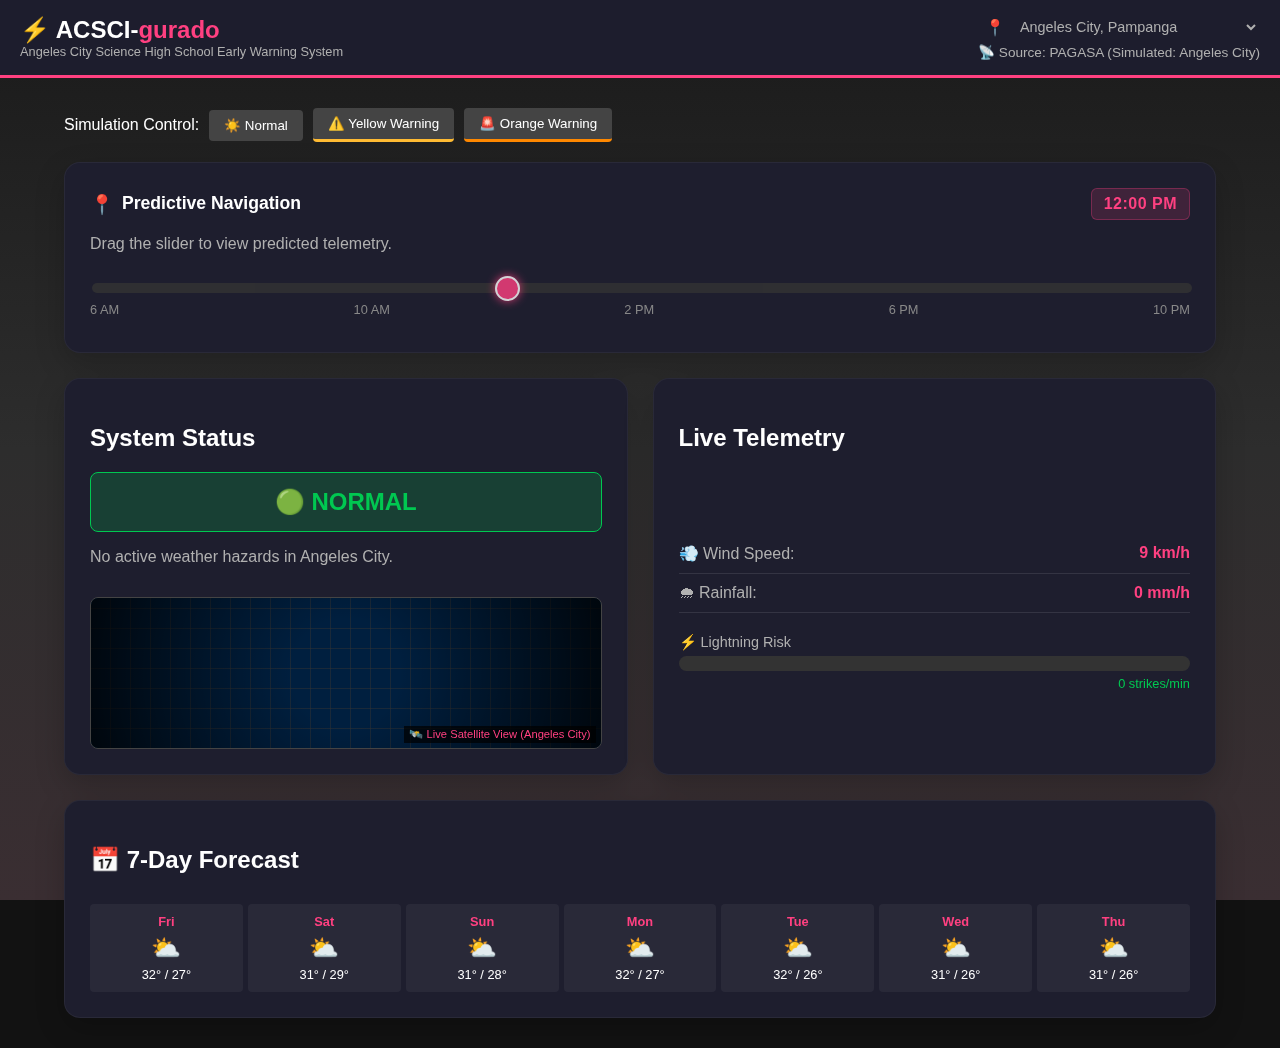
<file: index.html>
<!DOCTYPE html>
<html lang="en">
<head>
    <meta charset="UTF-8">
    <meta name="viewport" content="width=device-width, initial-scale=1.0">
    <title>ACSCI-gurado | Thunderstorm Alert System</title>
    <link rel="stylesheet" href="style.css">
</head>
<body>

    <div id="storm-container">
        <div id="lightning-layer" class="lightning-flash"></div>
        <div id="rain-layer" class="rain"></div>
    </div>

    <header>
        <div class="logo-area">
            <h1>⚡ ACSCI-<span>gurado</span></h1>
            <p class="subtitle">Angeles City Science High School Early Warning System</p>
        </div>
        <div class="header-info">
            <div class="location-wrapper">
                <span class="loc-icon">📍</span>
                <select id="location-select" onchange="updateLocation(this.value)">
                    <option value="Angeles City, Pampanga">Angeles City, Pampanga</option>
                    <option value="City of San Fernando, Pampanga">San Fernando, Pampanga</option>
                    <option value="Mabalacat City, Pampanga">Mabalacat City, Pampanga</option>
                    <option value="Manila, Metro Manila">Manila, Metro Manila</option>
                    <option value="Quezon City, Metro Manila">Quezon City, Metro Manila</option>
                    <option value="Baguio City, Benguet">Baguio City, Benguet</option>
                    <option value="Tagaytay City, Cavite">Tagaytay City, Cavite</option>
                    <option value="Cebu City, Cebu">Cebu City, Cebu</option>
                    <option value="Davao City, Davao del Sur">Davao City, Davao del Sur</option>
                </select>
            </div>
            <div id="data-source">📡 Source: PAGASA (Simulated)</div>
        </div>
    </header>

    <div class="container">
        
        <div class="controls">
            <span class="control-label">Simulation Control:</span>
            <button class="btn-control" onclick="setWeather('clear')">☀️ Normal</button>
            <button class="btn-control btn-yellow" onclick="setWeather('yellow')">⚠️ Yellow Warning</button>
            <button class="btn-control btn-orange" onclick="setWeather('orange')">🚨 Orange Warning</button>
        </div>

      <div class="dashboard">
            
            <div class="card span-full">
                <div class="nav-header">
                    <div class="nav-title">
                        <span class="nav-icon">📍</span>
                        <h2>Predictive Navigation</h2>
                    </div>
                    <span id="time-display">6:00 AM</span>
                </div>

                <p class="nav-subtitle" style="color: var(--text-sec); margin-top: 0;">
                    Drag the slider to view predicted telemetry.
                </p>
                
                <div class="timeline-container">
                    <input type="range" id="time-slider" min="6" max="22" value="12" step="0.5" oninput="updateSimulation(this.value)">
                    <div class="timeline-labels">
                        <span>6 AM</span>
                        <span>10 AM</span>
                        <span>2 PM</span>
                        <span>6 PM</span>
                        <span>10 PM</span>
                    </div>
                </div>
            </div>

            <div class="card">
                <div>
                    <h2>System Status</h2>
                    <div id="status-badge" class="status-badge safe">
                        🟢 NORMAL
                    </div>
                    <p id="status-desc" style="color: var(--text-sec);">No active weather hazards in Angeles City.</p>
                </div>
                
                <div class="satellite-map">
                    <div class="map-overlay" id="map-overlay"></div>
                    <span class="map-label">🛰️ Live Satellite View (Angeles City)</span>
                </div>
            </div>

            <div class="card">
                <h2>Live Telemetry</h2>
                
                <div style="flex-grow: 1; display: flex; flex-direction: column; justify-content: center;">
                    <div class="metric-row" style="margin-top: 15px; display: flex; justify-content: space-between; border-bottom: 1px solid rgba(255,255,255,0.1); padding-bottom: 10px;">
                        <span style="color: var(--text-sec);">💨 Wind Speed:</span>
                        <span id="wind-speed" style="font-weight: bold; color: var(--primary);">12 km/h</span>
                    </div>
                    <div class="metric-row" style="margin-top: 10px; display: flex; justify-content: space-between; border-bottom: 1px solid rgba(255,255,255,0.1); padding-bottom: 10px;">
                        <span style="color: var(--text-sec);">🌧 Rainfall:</span>
                        <span id="rainfall" style="font-weight: bold; color: var(--primary);">0 mm/h</span>
                    </div>
                    
                    <div class="meter-container" style="margin-top: 20px;">
                        <label style="font-size: 0.9rem; color: var(--text-sec);">⚡ Lightning Risk</label>
                        <div class="meter-bar" style="margin-top: 5px;">
                            <div id="lightning-meter" class="meter-fill"></div>
                        </div>
                        <div id="lightning-val" class="meter-value" style="text-align: right; font-size: 0.8rem; margin-top: 5px; color: var(--safe);">Low Risk</div>
                    </div>
                </div>
            </div>

            <div class="card span-full">
                <h2>📅 7-Day Forecast</h2>
                <div class="forecast-grid" id="forecast-container">
                    </div>
            </div>

        </div>

    <div id="alert-modal" class="modal hidden">
        <div class="modal-content">
            <span class="close-btn" onclick="closeModal()" style="position: absolute; right: 20px; top: 15px; font-size: 1.5rem; cursor: pointer;">&times;</span>
            <div class="alert-icon">⚠️</div>
            <h2 id="modal-title">THUNDERSTORM ALERT</h2>
            <p id="modal-message">Heavy rain detected. Seek shelter immediately.</p>
            <button class="btn-acknowledge" onclick="closeModal()">I Acknowledge</button>
        </div>
    </div>

    <audio id="sound-alert" src="https://assets.mixkit.co/sfx/preview/mixkit-software-interface-start-2574.mp3"></audio>
    <audio id="sound-alarm" src="https://assets.mixkit.co/sfx/preview/mixkit-alarm-tone-996.mp3"></audio>

    <script src="script.js"></script>
</body>
</html>
</file>
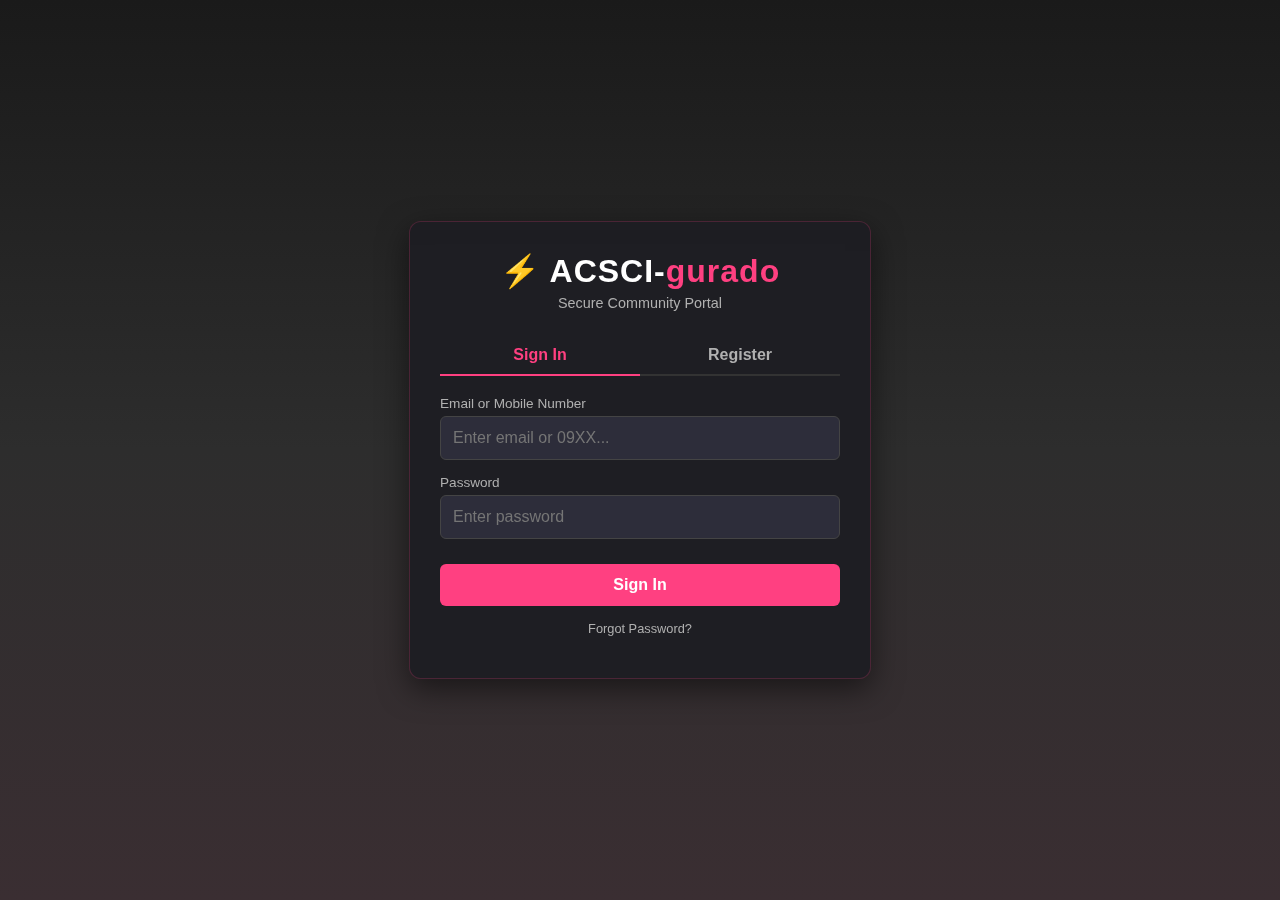
<file: login.html>
<!DOCTYPE html>
<html lang="en">
<head>
    <meta charset="UTF-8">
    <meta name="viewport" content="width=device-width, initial-scale=1.0">
    <title>Login | ACSCI-gurado Alert System</title>
    <link rel="stylesheet" href="login.css">
    
    <style>
        /* Utility class to hide forms */
        .hidden { display: none !important; }

        /* Styles for the Privacy Statement Box */
        .legal-scroll-box {
            background: rgba(0, 0, 0, 0.3);
            border: 1px solid #444;
            border-radius: 6px;
            padding: 10px;
            height: 120px; /* Fixed height to keep layout clean */
            overflow-y: auto; /* Adds scrollbar for long text */
            font-size: 0.75rem;
            color: #ccc;
            line-height: 1.4;
            margin-bottom: 10px;
            text-align: justify;
        }

        /* Custom Scrollbar Styling */
        .legal-scroll-box::-webkit-scrollbar { width: 6px; }
        .legal-scroll-box::-webkit-scrollbar-track { background: #2a2a3e; }
        .legal-scroll-box::-webkit-scrollbar-thumb { background: #555; border-radius: 3px; }
    </style>
</head>
<body>

    <div id="storm-container"></div>

    <div class="auth-container">
        
        <div class="auth-header">
            <h1>⚡ ACSCI-<span>gurado</span></h1>
            <p>Secure Community Portal</p>
        </div>

        <div class="auth-tabs">
            <div class="auth-tab active" id="tab-login" onclick="switchTab('login')">Sign In</div>
            <div class="auth-tab" id="tab-register" onclick="switchTab('register')">Register</div>
        </div>

        <form id="login-form" class="auth-form active" onsubmit="handleLogin(event)">
            <div class="input-group">
                <label>Email or Mobile Number</label>
                <input type="text" name="phone" placeholder="Enter email or 09XX..." required>
            </div>
            <div class="input-group">
                <label>Password</label>
                <input type="password" name="password" placeholder="Enter password" required>
            </div>
            <button type="submit" class="btn-submit">Sign In</button>
            <p style="text-align: center; font-size: 0.8rem; margin-top: 15px;">
                <a href="#" style="color: var(--text-sec); text-decoration: none;">Forgot Password?</a>
            </p>
        </form>

        <form id="register-form" class="auth-form" onsubmit="handleRegister(event)">
            <div class="input-group">
                <label>Full Name</label>
                <input type="text" name="name" placeholder="Juan Dela Cruz" required>
            </div>
            
            <div class="input-group">
                <label>Role</label>
                <select name="role" required style="width: 100%; padding: 12px; background: #2a2a3e; border: 1px solid #444; color: white; border-radius: 6px;">
                    <option value="" disabled selected>Select Role</option>
                    <option value="student">Student</option>
                    <option value="teacher">Teacher</option>
                    <option value="staff">Staff</option>
                    <option value="admin">Admin</option>
                </select>
            </div>

            <div class="input-group">
                <label>Email Address (For Weather Alerts)</label>
                <input type="email" name="email" placeholder="student@acsci.edu.ph" required>
            </div>

            <div class="input-group">
                <label>Mobile Number (For SMS Alerts)</label>
                <input type="tel" name="phone" placeholder="09XXXXXXXXX" required pattern="[0-9]{11}" title="Must be an 11-digit number">
            </div>
            
            <div class="input-group">
                <label>Password</label>
                <input type="password" name="password" placeholder="Create password" required>
            </div>

            <div class="input-group" style="margin-top: 20px;">
                <label style="color: #ffbb33; margin-bottom: 8px;">Data Privacy Consent</label>
                
                <div class="legal-scroll-box">
                    <p style="margin: 0;">
                        By registering on the Thunderstorm Alert Website System, you voluntarily provide your personal information, such as your name, email address, and other necessary details, for the purpose of creating your account and delivering thunderstorm alerts and related notifications. In compliance with the Data Privacy Act of 2012 (Republic Act No. 10173), all information collected will be used strictly for system functionality, safety notifications, and academic research purposes. Your data will be kept confidential, securely stored, and protected from unauthorized access, and it will not be shared, sold, or disclosed to third parties without your consent, unless required by law. Only authorized personnel will have access to your information, and your identity will remain protected. By registering, you confirm that the information you provide is accurate and that you give your consent for the collection and use of your data for the stated purposes.
                    </p>
                </div>

                <div class="privacy-check">
                    <input type="checkbox" id="reg-consent" required>
                    <label for="reg-consent" style="cursor: pointer;">
                        I have read and agree to the <strong>Data Privacy Statement</strong> above.
                    </label>
                </div>
            </div>

            <button type="submit" class="btn-submit">Create Account</button>
        </form>

    </div>

    <script src="login.js"></script>
</body>
</html>
</file>
<file: style.css>
/* --- VARIABLES (Pink & Gray Theme) --- */
:root {
    /* Primary Brand Color: Vibrant Pink */
    --primary: #ff4081;     
    
    /* Secondary/Hover Color: Darker Pink */
    --primary-hover: #c60055;

    /* Status Colors (Keep these standard for safety) */
    --safe: #00c851;
    --yellow: #ffbb33; /* Warning Level */
    --orange: #ff8800; /* Severe Level */
    --danger: #ff4444; /* Critical/Error */

    /* Backgrounds: Gray Scale */
    --dark-bg: #121212;     /* Main Body Background */
    --panel-bg: #1e1e2e;    /* Card/Header Background */
    
    /* Text Colors */
    --text-main: #ffffff;
    --text-sec: #b0b0b0;
}

body {
    margin: 0;
    padding: 0;
    font-family: 'Segoe UI', sans-serif;
    background-color: var(--dark-bg);
    color: var(--text-main);
    overflow-x: hidden;
}

/* --- ANIMATED BACKGROUNDS (Adjusted for Dark Gray Theme) --- */
#storm-container {
    position: fixed;
    top: 0; left: 0; width: 100%; height: 100%;
    z-index: -1;
    pointer-events: none;
    background: linear-gradient(to bottom, #1a1a1a, #2d2d2d, #3a2e32);
}

.lightning-flash {
    position: absolute; width: 100%; height: 100%;
    background-color: #fff; opacity: 0;
}
.flash-active { animation: flash 1.5s infinite; }

@keyframes flash {
    0%, 90% { opacity: 0; }
    92% { opacity: 0.6; }
    94% { opacity: 0; }
}

.rain {
    position: absolute; width: 100%; height: 100%;
    background: url('https://i.ibb.co/6D2x5C9/rain-overlay.png');
    opacity: 0; transition: opacity 1s;
    animation: rain 0.5s linear infinite;
}
@keyframes rain { 100% { background-position: 20% 100%; } }

/* --- HEADER --- */
header {
    background: rgba(30, 30, 46, 0.95);
    padding: 15px 20px;
    display: flex;
    justify-content: space-between;
    align-items: center;
    border-bottom: 3px solid var(--primary);
    flex-wrap: wrap;
}
header h1 { margin: 0; font-size: 1.5rem; }
header h1 span { color: var(--primary); }
.subtitle { font-size: 0.8rem; color: var(--text-sec); margin: 0; }
.header-info { text-align: right; font-size: 0.85rem; color: var(--text-sec); }

/* --- HEADER LOCATION DROPDOWN --- */
.location-wrapper {
    display: flex;
    align-items: center;
    gap: 5px;
    margin-bottom: 5px;
    justify-content: flex-end; 
}

.loc-icon {
    font-size: 1rem;
    color: var(--primary); /* Icon is Pink */
}

#location-select {
    background-color: transparent;
    color: var(--text-sec);
    border: 1px solid transparent;
    font-family: inherit;
    font-size: 0.9rem;
    cursor: pointer;
    padding: 2px 5px;
    border-radius: 4px;
    transition: all 0.2s;
    width: 250px; 
    text-overflow: ellipsis;
}

#location-select:hover {
    background-color: rgba(255, 255, 255, 0.1);
    border: 1px solid rgba(255, 64, 129, 0.3); 
    color: #fff;
}

#location-select:focus {
    outline: none;
    border: 1px solid var(--primary); 
}

#location-select option {
    background-color: #1e1e2e;
    color: #fff;
    padding: 10px;
}

/* --- DASHBOARD --- */

.container {
    max-width: 1400px;
    width: 90%;        
    margin: 0 auto;    
    padding: 30px 0;   
}
/* 2. Grid Layout with specific gaps */
.dashboard {
    display: grid;
    grid-template-columns: 1fr 1fr; 
    gap: 25px; 
    margin-top: 20px;
}

/* 3. Card Styling updates */
.card {
    background: var(--panel-bg);
    padding: 25px;
    border-radius: 16px;
    box-shadow: 0 10px 30px rgba(0,0,0,0.2);
    border: 1px solid rgba(255, 255, 255, 0.05);
    
    /* Flex settings for height consistency */
    display: flex;
    flex-direction: column;
    justify-content: space-between;
    height: 100%; 
    box-sizing: border-box;
}

/* 4. Full Width utility */
.span-full {
    grid-column: 1 / -1;
}

/* --- MOBILE RESPONSIVENESS --- */
@media (max-width: 1024px) {
    .container {
        width: 95%; 
    }
    
    .dashboard {
        grid-template-columns: 1fr; 
        gap: 20px;
    }
}
/* --- STATUS BADGE --- */
.status-badge {
    padding: 15px;
    text-align: center;
    font-size: 1.5rem;
    font-weight: bold;
    border-radius: 8px;
    margin: 10px 0;
    transition: all 0.3s;
}
.safe { background: rgba(0, 200, 81, 0.2); color: var(--safe); border: 1px solid var(--safe); }
.yellow { background: rgba(255, 187, 51, 0.2); color: var(--yellow); border: 1px solid var(--yellow); animation: pulse 2s infinite; }
.orange { background: rgba(255, 136, 0, 0.2); color: var(--orange); border: 1px solid var(--orange); animation: pulse 1s infinite; }

@keyframes pulse { 50% { opacity: 0.6; } }

/* --- SATELLITE MAP --- */
.satellite-map {
    height: 150px;
    background: #001f3f;
    border-radius: 8px;
    position: relative;
    overflow: hidden;
    margin-top: 15px;
    border: 1px solid #444;
}
.map-overlay {
    width: 100%; height: 100%;
    background: radial-gradient(circle, transparent 20%, rgba(0,0,0,0.8) 100%),
                repeating-linear-gradient(0deg, transparent 0, transparent 19px, #333 20px),
                repeating-linear-gradient(90deg, transparent 0, transparent 19px, #333 20px);
}
.map-label {
    position: absolute; bottom: 5px; right: 5px;
    font-size: 0.7rem; background: rgba(0,0,0,0.7); padding: 2px 5px;
    color: var(--primary); 
}
.storm-blob {
    position: absolute; width: 80px; height: 80px;
    background: radial-gradient(circle, var(--orange), transparent);
    border-radius: 50%; top: 20%; left: -20%;
    opacity: 0.6;
    transition: left 1s;
}

/* --- FORMS & METERS --- */
.meter-bar { height: 15px; background: #333; border-radius: 10px; overflow: hidden; }
.meter-fill { height: 100%; width: 0%; transition: width 0.5s, background-color 0.5s; }

.alert-form input[type="text"],
.alert-form input[type="tel"],
.alert-form input[type="email"] { 
    width: 100%; 
    padding: 10px; 
    margin-bottom: 10px; 
    background: #2a2a3e; 
    border: 1px solid #444; 
    color: white; 
    border-radius: 4px;
    box-sizing: border-box; 
}

.alert-form input:focus {
    outline: none;
    border-color: var(--primary); 
}

.alert-form button { 
    width: 100%; 
    padding: 10px; 
    background: var(--primary); 
    border: none; 
    border-radius: 4px; 
    cursor: pointer; 
    font-weight: bold;
    transition: background 0.3s;
}

.alert-form button:hover {
    background: var(--primary-hover);
}

.privacy-check { 
    display: flex; 
    align-items: flex-start; 
    gap: 10px; 
    margin-bottom: 15px; 
    font-size: 0.85rem;
    color: #ccc;
    line-height: 1.4;
}

.privacy-check input[type="checkbox"] {
    width: auto;       
    margin: 0;         
    margin-top: 3px;   
    min-width: 16px;   
    height: 16px;
    cursor: pointer;
    accent-color: var(--primary); 
}

/* --- CONTROLS --- */
.controls { display: flex; gap: 10px; flex-wrap: wrap; align-items: center; margin-bottom: 20px; }
.btn-control { padding: 8px 15px; background: #444; color: white; border: none; cursor: pointer; border-radius: 4px; }
.btn-yellow { border-bottom: 3px solid var(--yellow); }
.btn-orange { border-bottom: 3px solid var(--orange); }

/* --- ALERT MODAL --- */
.modal {
    position: fixed; top: 0; left: 0; width: 100%; height: 100%;
    background: rgba(0,0,0,0.8);
    display: flex; justify-content: center; align-items: center;
    z-index: 1000;
}
.modal.hidden { display: none; }
.modal-content {
    background: #2a2a3e; padding: 30px; border-radius: 10px;
    text-align: center; max-width: 400px; width: 90%;
    border: 2px solid var(--danger);
    box-shadow: 0 0 30px var(--danger);
}
.alert-icon { font-size: 3rem; margin-bottom: 10px; }
.btn-acknowledge { background: var(--danger); margin-top: 15px; }

/* --- FORECAST GRID --- */
.forecast-grid { display: grid; grid-template-columns: repeat(auto-fit, minmax(70px, 1fr)); gap: 5px; margin-top: 10px; }
.day-card { background: rgba(255,255,255,0.05); padding: 10px; text-align: center; border-radius: 4px; font-size: 0.8rem; }

/* --- TIMELINE SLIDER --- */
.timeline-container {
    padding: 10px 0;
}

#time-slider {
    -webkit-appearance: none;
    width: 100%;
    height: 10px;
    background: #333;
    border-radius: 5px;
    outline: none;
    opacity: 0.8;
    transition: opacity .2s;
    cursor: pointer;
}

#time-slider:hover {
    opacity: 1;
}

#time-slider::-webkit-slider-thumb {
    -webkit-appearance: none;
    appearance: none;
    width: 25px;
    height: 25px;
    background: var(--primary); 
    border: 2px solid white;
    border-radius: 50%;
    cursor: pointer;
    box-shadow: 0 0 10px var(--primary); 
}

.timeline-labels {
    display: flex;
    justify-content: space-between;
    font-size: 0.8rem;
    color: #888;
    margin-top: 5px;
}

/* --- FIXED NAV HEADER --- */
.nav-header {
    display: flex;
    justify-content: space-between;
    align-items: center;
    margin-bottom: 15px;
    gap: 10px; 
}

.nav-title {
    display: flex;
    align-items: center;
    gap: 8px; 
    flex: 1; 
}

.nav-icon {
    font-size: 1.2rem; 
    color: var(--primary); 
}

.nav-title h2 {
    margin: 0;
    font-size: 1.1rem; 
    font-weight: 700;
    white-space: nowrap; 
    line-height: 1;
}

/* The Time Badge */
#time-display {
    font-size: 1rem;
    font-weight: bold;
    color: var(--primary); 
    background: rgba(255, 64, 129, 0.15);
    padding: 6px 12px;
    border-radius: 6px;
    white-space: nowrap;
    letter-spacing: 0.5px;
    border: 1px solid rgba(255, 64, 129, 0.3); 
}

/* Responsive Fix */
@media (max-width: 400px) {
    .nav-title h2 {
        font-size: 0.95rem; 
    }
    .nav-header {
        margin-bottom: 10px;
    }
}

/* --- BACKGROUND FIX --- */
#storm-container, #storm-container * {
    pointer-events: none; 
}
</file>
<file: login.css>
/* --- PINK & GRAY THEME: LOGIN --- */
:root {
    /* Main Theme Colors */
    --primary: #ff4081;       
    --primary-hover: #c60055; 
    --accent-gray: #2d2d3a;   

    /* Status Colors (Kept for alerts) */
    --safe: #00C851;
    --yellow: #ffbb33;
    --orange: #ff8800;
    --danger: #ff4444;

    /* Backgrounds */
    --dark-bg: #121212;       
    --panel-bg: rgba(30, 30, 35, 0.95); 

    /* Text */
    --text-main: #ffffff;
    --text-sec: #b0b0b0;
}

body {
    margin: 0;
    padding: 0;
    font-family: 'Segoe UI', Tahoma, Geneva, Verdana, sans-serif;
    background-color: var(--dark-bg);
    color: var(--text-main);
    height: 100vh;
    display: flex;
    justify-content: center;
    align-items: center;
    overflow: hidden;
}

/* --- BACKGROUND ANIMATIONS (Gray Theme) --- */
#storm-container {
    position: fixed;
    top: 0; left: 0; width: 100%; height: 100%;
    z-index: -1;
    pointer-events: none; 
    background: linear-gradient(to bottom, #1a1a1a, #2d2d2d, #3a2e32);
}

/* --- AUTH BOX LAYOUT --- */
.auth-container {
    background: var(--panel-bg);
    width: 100%;
    max-width: 400px;
    padding: 30px;
    border-radius: 12px;
    box-shadow: 0 10px 30px rgba(0, 0, 0, 0.5);
    border: 1px solid rgba(255, 64, 129, 0.2);
    backdrop-filter: blur(10px);
    position: relative;
}

.auth-header {
    text-align: center;
    margin-bottom: 25px;
}

.auth-header h1 {
    margin: 0;
    font-size: 2rem;
    letter-spacing: 1px;
    color: white;
}

/* The "gurado" text is now Pink */
.auth-header h1 span {
    color: var(--primary);
}

.auth-header p {
    color: var(--text-sec);
    font-size: 0.9rem;
    margin-top: 5px;
}

/* --- TOGGLE TABS --- */
.auth-tabs {
    display: flex;
    margin-bottom: 20px;
    border-bottom: 2px solid #333;
}

.auth-tab {
    flex: 1;
    text-align: center;
    padding: 10px;
    cursor: pointer;
    color: var(--text-sec);
    font-weight: bold;
    transition: all 0.3s ease;
}

/* Active Tab is now Pink */
.auth-tab.active {
    color: var(--primary);
    border-bottom: 2px solid var(--primary);
    margin-bottom: -2px;
}

/* --- FORMS --- */
.auth-form {
    display: none;
    animation: fadeIn 0.4s ease;
}

.auth-form.active {
    display: block;
}

@keyframes fadeIn {
    from { opacity: 0; transform: translateY(10px); }
    to { opacity: 1; transform: translateY(0); }
}

.input-group {
    margin-bottom: 15px;
}

.input-group label {
    display: block;
    font-size: 0.85rem;
    margin-bottom: 5px;
    color: var(--text-sec);
}

/* Unified styling for all text inputs */
.input-group input[type="text"],
.input-group input[type="email"],
.input-group input[type="password"],
.input-group input[type="tel"],
.input-group select {
    width: 100%;
    padding: 12px;
    background: var(--accent-gray);
    border: 1px solid #444;
    color: white;
    border-radius: 6px;
    box-sizing: border-box;
    font-size: 1rem;
    transition: border 0.3s;
}

.input-group input:focus,
.input-group select:focus {
    outline: none;
    border-color: var(--primary); 
}

/* --- BUTTONS & EXTRAS --- */
.btn-submit {
    width: 100%;
    padding: 12px;
    background: var(--primary); 
    color: white;
    border: none;
    border-radius: 6px;
    font-size: 1rem;
    font-weight: bold;
    cursor: pointer;
    transition: background 0.3s, transform 0.1s;
    margin-top: 10px;
}

.btn-submit:hover { 
    background: var(--primary-hover); 
}

.btn-submit:active { 
    transform: scale(0.98); 
}

/* Checkbox Section */
.privacy-check {
    display: flex;
    align-items: flex-start;
    gap: 10px;
    margin: 15px 0;
    font-size: 0.8rem;
    color: #ccc;
    line-height: 1.4;
}

.privacy-check input[type="checkbox"] {
    margin-top: 3px;
    cursor: pointer;
    min-width: 16px;
    height: 16px;
    accent-color: var(--primary); 
}

.privacy-check a {
    color: var(--primary); 
    text-decoration: none;
}

.privacy-check a:hover {
    text-decoration: underline;
}

/* Background Fix for Clicks */
#storm-container, #storm-container * {
    pointer-events: none; 
}
</file>
